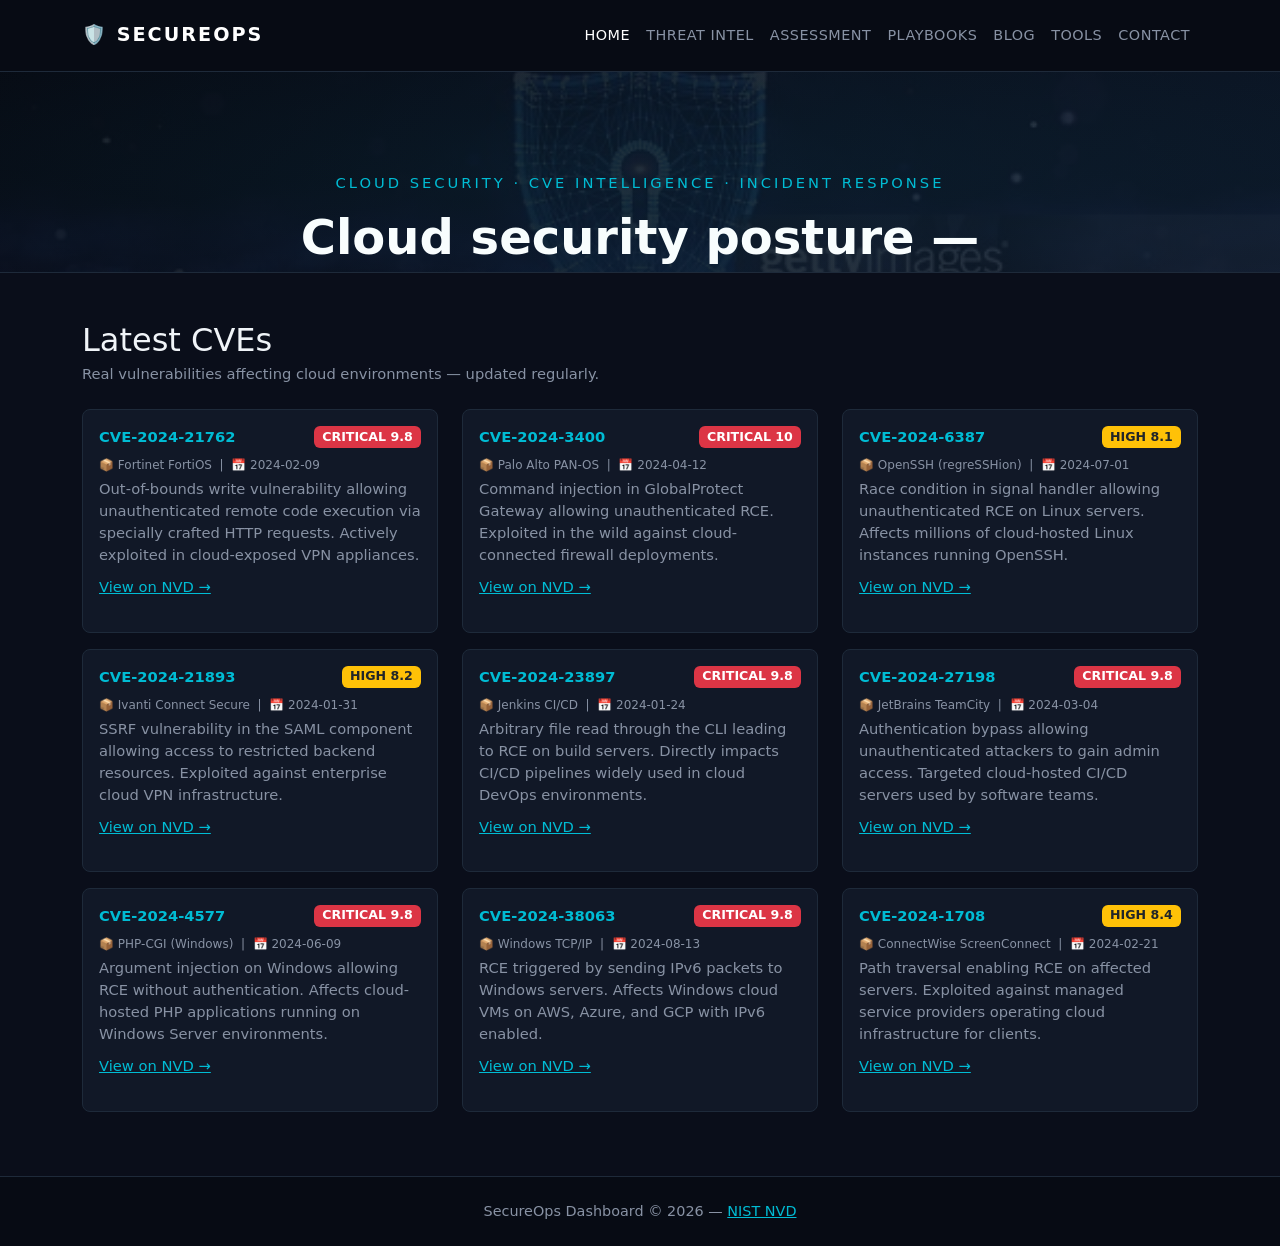
<file: index.html>
<!DOCTYPE html>
<html lang="en">
<head>
  <meta charset="UTF-8" />
  <meta name="viewport" content="width=device-width, initial-scale=1.0" />
  <title>SecureOps Dashboard</title>
  <link href="https://cdn.jsdelivr.net/npm/bootstrap@5.3.3/dist/css/bootstrap.min.css" rel="stylesheet" />
  <link rel="stylesheet" href="css/style.css" />
</head>
<body>

  <nav class="navbar navbar-expand-lg">
    <div class="container">
      <a class="navbar-brand" href="index.html">🛡️ SecureOps</a>
      <button class="navbar-toggler" type="button" data-bs-toggle="collapse" data-bs-target="#navMenu">
        <span class="navbar-toggler-icon"></span>
      </button>
      <div class="collapse navbar-collapse" id="navMenu">
        <ul class="navbar-nav ms-auto">
          <li class="nav-item"><a class="nav-link active" href="index.html">Home</a></li>
          <li class="nav-item"><a class="nav-link" href="threat-intel.html">Threat Intel</a></li>
          <li class="nav-item"><a class="nav-link" href="cloud-checker.html">Assessment</a></li>
          <li class="nav-item"><a class="nav-link" href="playbooks.html">Playbooks</a></li>
          <li class="nav-item"><a class="nav-link" href="blog.html">Blog</a></li>
          <li class="nav-item"><a class="nav-link" href="tools.html">Tools</a></li>
          <li class="nav-item"><a class="nav-link" href="contact.html">Contact</a></li>
        </ul>
      </div>
    </div>
  </nav>

  <header class="hero-section text-center">
    <div class="container">
      <p class="small mb-3" style="color:var(--so-accent);letter-spacing:3px;text-transform:uppercase;">Cloud Security · CVE Intelligence · Incident Response</p>
      <h1 class="display-4 fw-bold mb-4">
      Cloud security posture — <span style="color:var(--so-accent);font-style:italic;"></span>
      </h1>
      <p class="lead mb-5" style="color:var(--so-muted);max-width:580px;margin:0 auto 2rem;">
        Track live vulnerabilities, assess your cloud configuration, and respond to incidents — all in one place.
      </p>
      <a href="cloud-checker.html" class="btn btn-primary btn-lg me-3">Run Security Check</a>
      <a href="threat-intel.html" class="btn btn-outline-light btn-lg">View Threat Feed</a>

      <div class="row mt-5 justify-content-center">
        <div class="col-6 col-md-3 mb-3">
          <div style="border:1px solid var(--so-border);border-radius:8px;padding:1.5rem;">
            <h3 style="color:var(--so-accent);font-weight:800;">15+</h3>
            <p class="small text-uppercase" style="color:var(--so-muted);letter-spacing:1px;margin:0;">CVEs Tracked</p>
          </div>
        </div>
        <div class="col-6 col-md-3 mb-3">
          <div style="border:1px solid var(--so-border);border-radius:8px;padding:1.5rem;">
            <h3 style="color:var(--so-accent);font-weight:800;">3</h3>
            <p class="small text-uppercase" style="color:var(--so-muted);letter-spacing:1px;margin:0;">Clouds Covered</p>
          </div>
        </div>
        <div class="col-6 col-md-3 mb-3">
          <div style="border:1px solid var(--so-border);border-radius:8px;padding:1.5rem;">
            <h3 style="color:var(--so-accent);font-weight:800;">4</h3>
            <p class="small text-uppercase" style="color:var(--so-muted);letter-spacing:1px;margin:0;">Playbooks</p>
          </div>
        </div>
        <div class="col-6 col-md-3 mb-3">
          <div style="border:1px solid var(--so-border);border-radius:8px;padding:1.5rem;">
            <h3 style="color:var(--so-accent);font-weight:800;">FREE</h3>
            <p class="small text-uppercase" style="color:var(--so-muted);letter-spacing:1px;margin:0;">No Account Needed</p>
          </div>
        </div>
      </div>
    </div>
  </header>

  <main class="container my-5">
  <h2 class="mb-1">Latest CVEs</h2>
  <p class="text-muted small mb-4">Real vulnerabilities affecting cloud environments — updated regularly.</p>
  <div class="row" id="cve-feed">
    <div class="col-12 text-center py-5">
      <div class="spinner-border" style="color:var(--so-accent);" role="status"></div>
      <p class="mt-2 text-muted">Loading vulnerabilities...</p>
    </div>
  </div>
</main>

  <footer>
    <p>SecureOps Dashboard &copy; 2026 — <a href="https://nvd.nist.gov" target="_blank">NIST NVD</a></p>
  </footer>

  <script src="https://cdn.jsdelivr.net/npm/bootstrap@5.3.3/dist/js/bootstrap.bundle.min.js"></script>
  <script src="js/main.js"></script>
</body>
</html>
</file>
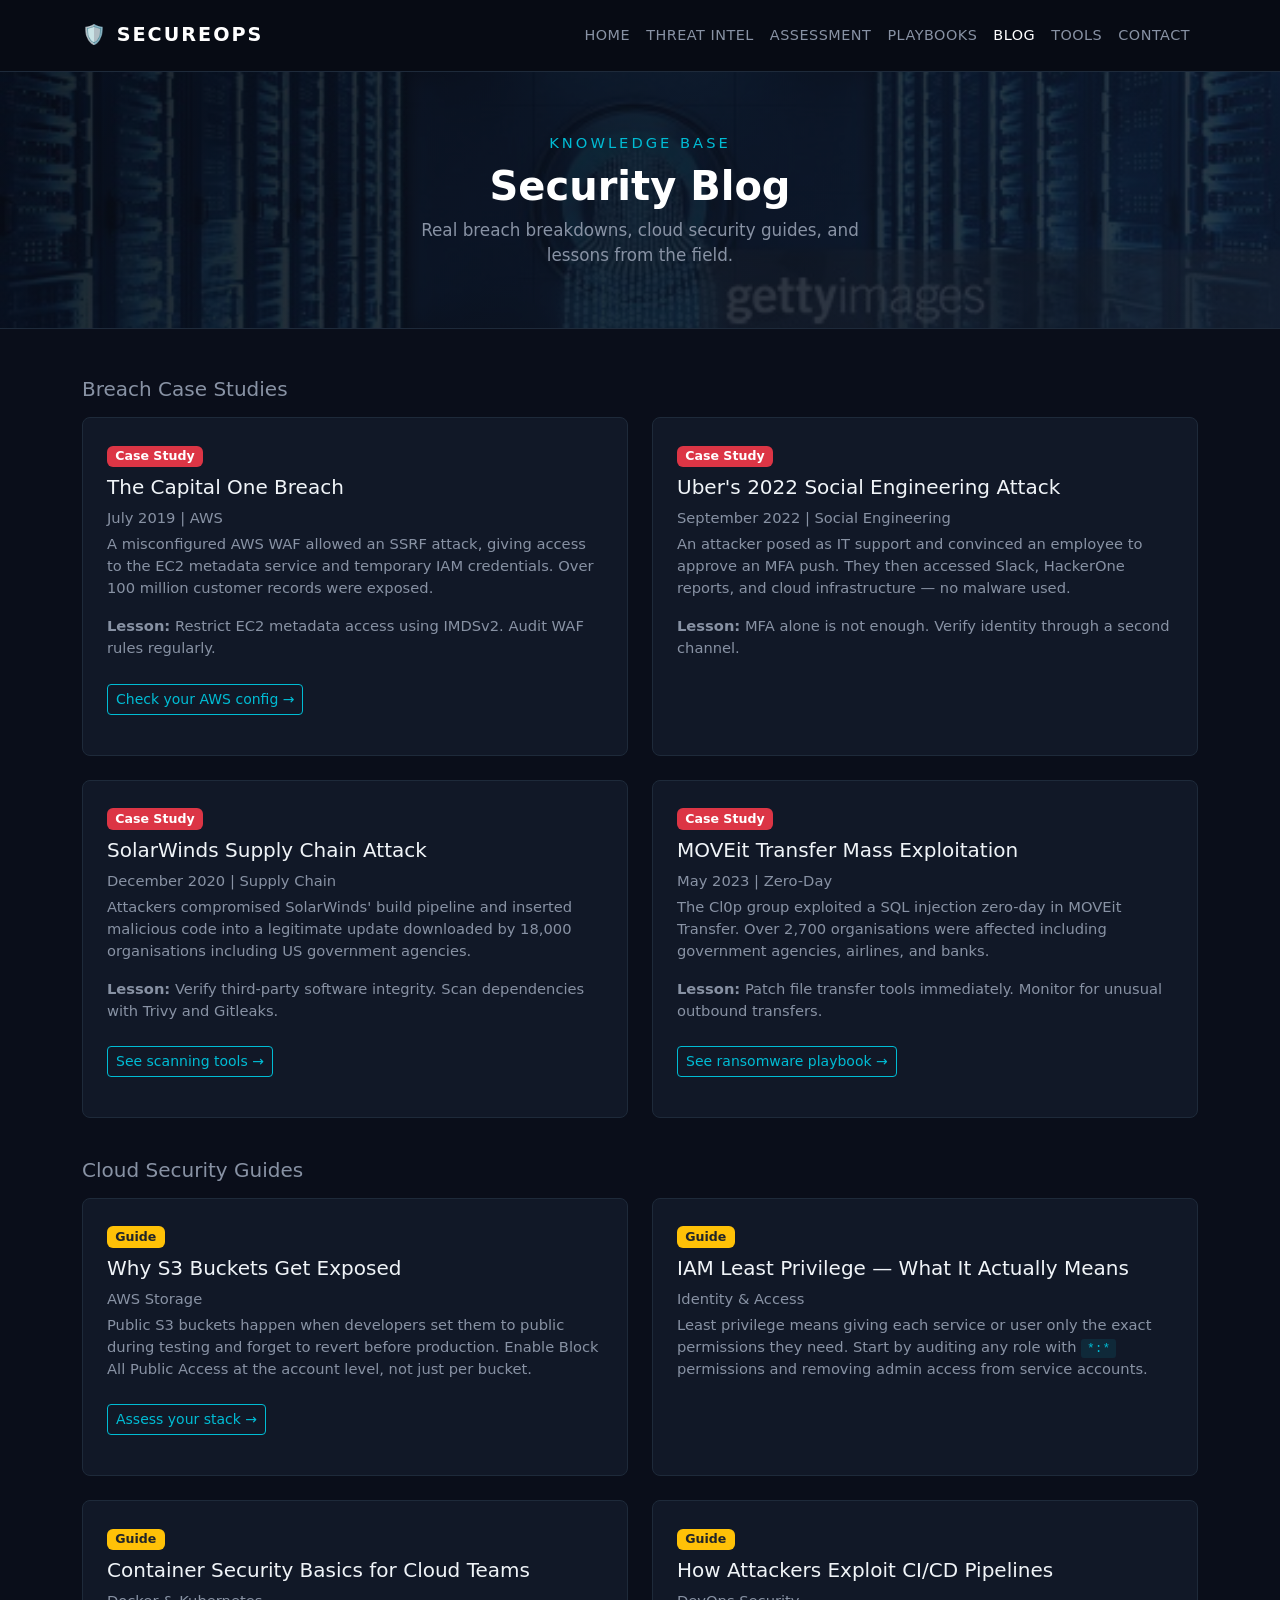
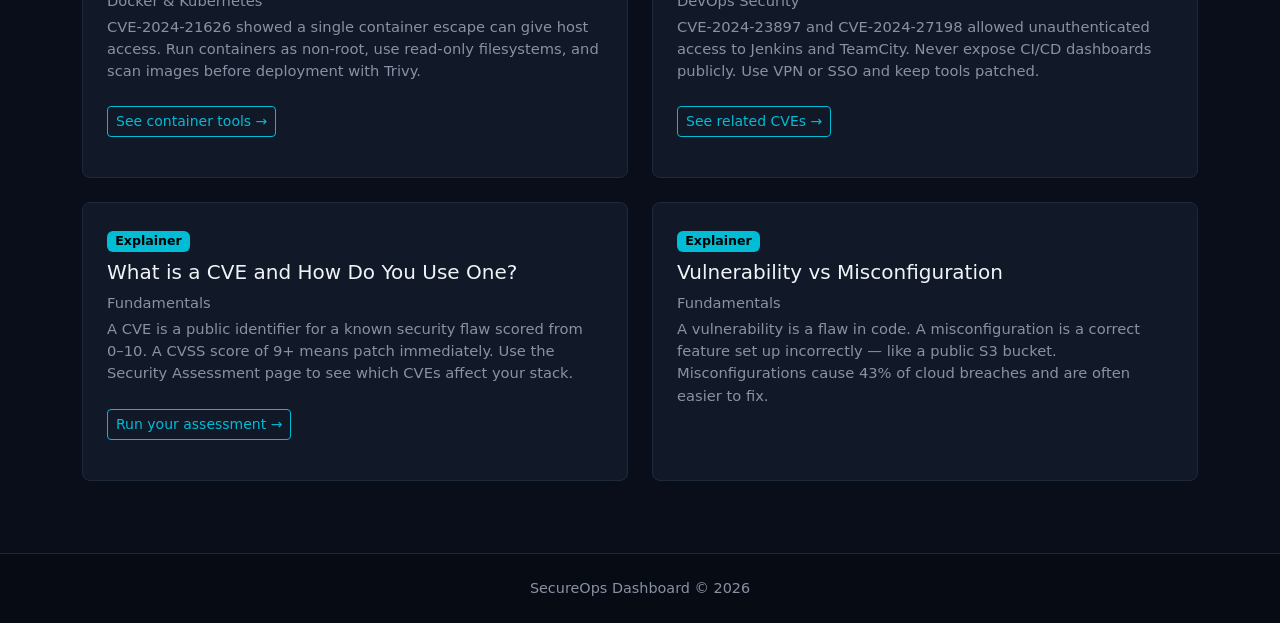
<file: blog.html>
<!DOCTYPE html>
<html lang="en">
<head>
  <meta charset="UTF-8" />
  <meta name="viewport" content="width=device-width, initial-scale=1.0" />
  <title>Blog | SecureOps</title>
  <link href="https://cdn.jsdelivr.net/npm/bootstrap@5.3.3/dist/css/bootstrap.min.css" rel="stylesheet" />
  <link rel="stylesheet" href="css/style.css" />
</head>
<body>

  <nav class="navbar navbar-expand-lg">
   
</div>
    <div class="container">
      <a class="navbar-brand" href="index.html">🛡️ SecureOps</a>
      <button class="navbar-toggler" type="button" data-bs-toggle="collapse" data-bs-target="#navMenu">
        <span class="navbar-toggler-icon"></span>
      </button>
      <div class="collapse navbar-collapse" id="navMenu">
        <ul class="navbar-nav ms-auto">
          <li class="nav-item"><a class="nav-link" href="index.html">Home</a></li>
          <li class="nav-item"><a class="nav-link" href="threat-intel.html">Threat Intel</a></li>
          <li class="nav-item"><a class="nav-link" href="cloud-checker.html">Assessment</a></li>
          <li class="nav-item"><a class="nav-link" href="playbooks.html">Playbooks</a></li>
          <li class="nav-item"><a class="nav-link active" href="blog.html">Blog</a></li>
          <li class="nav-item"><a class="nav-link" href="tools.html">Tools</a></li>
          <li class="nav-item"><a class="nav-link" href="contact.html">Contact</a></li>
        </ul>
      </div>
    </div>
  </nav>

  <div style="
  width:100%;
  background: linear-gradient(135deg, rgba(7,11,20,0.88) 0%, rgba(13,24,41,0.85) 100%),
  url('images/gettyimages-2208422236-170667a.jpg') center/cover no-repeat;
  padding: 60px 0;
  border-bottom: 1px solid var(--so-border);
  text-align: center;
  background-size: cover;
  background-position: center;">
  <div class="container">
    <p class="small mb-2" style="color:var(--so-accent);letter-spacing:3px;text-transform:uppercase;">Knowledge Base</p>
    <h1 style="color:#ffffff;font-size:2.5rem;font-weight:800;">Security Blog</h1>
    <p style="color:var(--so-muted);max-width:500px;margin:0 auto;">Real breach breakdowns, cloud security guides, and lessons from the field.</p>
  </div>
</div>

  <div class="container my-5">
    

    <h5 class="text-muted mb-3">Breach Case Studies</h5>
    <div class="row">

      <div class="col-md-6 mb-4">
        <div class="stat-card p-4 h-100">
          <span class="badge bg-danger mb-2">Case Study</span>
          <h5>The Capital One Breach</h5>
          <p class="text-muted small mb-1">July 2019 | AWS</p>
          <p class="text-muted small">A misconfigured AWS WAF allowed an SSRF attack, giving access to the EC2 metadata service and temporary IAM credentials. Over 100 million customer records were exposed.</p>
          <p class="text-muted small"><strong>Lesson:</strong> Restrict EC2 metadata access using IMDSv2. Audit WAF rules regularly.</p>
          <a href="cloud-checker.html" class="btn btn-sm btn-outline-info mt-2">Check your AWS config →</a>
        </div>
      </div>

      <div class="col-md-6 mb-4">
        <div class="stat-card p-4 h-100">
          <span class="badge bg-danger mb-2">Case Study</span>
          <h5>Uber's 2022 Social Engineering Attack</h5>
          <p class="text-muted small mb-1">September 2022 | Social Engineering</p>
          <p class="text-muted small">An attacker posed as IT support and convinced an employee to approve an MFA push. They then accessed Slack, HackerOne reports, and cloud infrastructure — no malware used.</p>
          <p class="text-muted small"><strong>Lesson:</strong> MFA alone is not enough. Verify identity through a second channel.</p>
        </div>
      </div>

      <div class="col-md-6 mb-4">
        <div class="stat-card p-4 h-100">
          <span class="badge bg-danger mb-2">Case Study</span>
          <h5>SolarWinds Supply Chain Attack</h5>
          <p class="text-muted small mb-1">December 2020 | Supply Chain</p>
          <p class="text-muted small">Attackers compromised SolarWinds' build pipeline and inserted malicious code into a legitimate update downloaded by 18,000 organisations including US government agencies.</p>
          <p class="text-muted small"><strong>Lesson:</strong> Verify third-party software integrity. Scan dependencies with Trivy and Gitleaks.</p>
          <a href="tools.html" class="btn btn-sm btn-outline-info mt-2">See scanning tools →</a>
        </div>
      </div>

      <div class="col-md-6 mb-4">
        <div class="stat-card p-4 h-100">
          <span class="badge bg-danger mb-2">Case Study</span>
          <h5>MOVEit Transfer Mass Exploitation</h5>
          <p class="text-muted small mb-1">May 2023 | Zero-Day</p>
          <p class="text-muted small">The Cl0p group exploited a SQL injection zero-day in MOVEit Transfer. Over 2,700 organisations were affected including government agencies, airlines, and banks.</p>
          <p class="text-muted small"><strong>Lesson:</strong> Patch file transfer tools immediately. Monitor for unusual outbound transfers.</p>
          <a href="playbooks.html" class="btn btn-sm btn-outline-info mt-2">See ransomware playbook →</a>
        </div>
      </div>

    </div>

    <h5 class="text-muted mb-3 mt-3">Cloud Security Guides</h5>
    <div class="row">

      <div class="col-md-6 mb-4">
        <div class="stat-card p-4 h-100">
          <span class="badge bg-warning text-dark mb-2">Guide</span>
          <h5>Why S3 Buckets Get Exposed</h5>
          <p class="text-muted small mb-1">AWS Storage</p>
          <p class="text-muted small">Public S3 buckets happen when developers set them to public during testing and forget to revert before production. Enable Block All Public Access at the account level, not just per bucket.</p>
          <a href="cloud-checker.html" class="btn btn-sm btn-outline-info mt-2">Assess your stack →</a>
        </div>
      </div>

      <div class="col-md-6 mb-4">
        <div class="stat-card p-4 h-100">
          <span class="badge bg-warning text-dark mb-2">Guide</span>
          <h5>IAM Least Privilege — What It Actually Means</h5>
          <p class="text-muted small mb-1">Identity & Access</p>
          <p class="text-muted small">Least privilege means giving each service or user only the exact permissions they need. Start by auditing any role with <code>*:*</code> permissions and removing admin access from service accounts.</p>
        </div>
      </div>

      <div class="col-md-6 mb-4">
        <div class="stat-card p-4 h-100">
          <span class="badge bg-warning text-dark mb-2">Guide</span>
          <h5>Container Security Basics for Cloud Teams</h5>
          <p class="text-muted small mb-1">Docker & Kubernetes</p>
          <p class="text-muted small">CVE-2024-21626 showed a single container escape can give host access. Run containers as non-root, use read-only filesystems, and scan images before deployment with Trivy.</p>
          <a href="tools.html" class="btn btn-sm btn-outline-info mt-2">See container tools →</a>
        </div>
      </div>

      <div class="col-md-6 mb-4">
        <div class="stat-card p-4 h-100">
          <span class="badge bg-warning text-dark mb-2">Guide</span>
          <h5>How Attackers Exploit CI/CD Pipelines</h5>
          <p class="text-muted small mb-1">DevOps Security</p>
          <p class="text-muted small">CVE-2024-23897 and CVE-2024-27198 allowed unauthenticated access to Jenkins and TeamCity. Never expose CI/CD dashboards publicly. Use VPN or SSO and keep tools patched.</p>
          <a href="threat-intel.html" class="btn btn-sm btn-outline-info mt-2">See related CVEs →</a>
        </div>
      </div>

      <div class="col-md-6 mb-4">
        <div class="stat-card p-4 h-100">
          <span class="badge" style="background:var(--so-accent);color:#000;" >Explainer</span>
          <h5 class="mt-2">What is a CVE and How Do You Use One?</h5>
          <p class="text-muted small mb-1">Fundamentals</p>
          <p class="text-muted small">A CVE is a public identifier for a known security flaw scored from 0–10. A CVSS score of 9+ means patch immediately. Use the Security Assessment page to see which CVEs affect your stack.</p>
          <a href="cloud-checker.html" class="btn btn-sm btn-outline-info mt-2">Run your assessment →</a>
        </div>
      </div>

      <div class="col-md-6 mb-4">
        <div class="stat-card p-4 h-100">
          <span class="badge" style="background:var(--so-accent);color:#000;">Explainer</span>
          <h5 class="mt-2">Vulnerability vs Misconfiguration</h5>
          <p class="text-muted small mb-1">Fundamentals</p>
          <p class="text-muted small">A vulnerability is a flaw in code. A misconfiguration is a correct feature set up incorrectly — like a public S3 bucket. Misconfigurations cause 43% of cloud breaches and are often easier to fix.</p>
        </div>
      </div>

    </div>
  </div>

  <footer>
    <p>SecureOps Dashboard &copy; 2026</p>
  </footer>

  <script src="https://cdn.jsdelivr.net/npm/bootstrap@5.3.3/dist/js/bootstrap.bundle.min.js"></script>
</body>
</html>
</file>
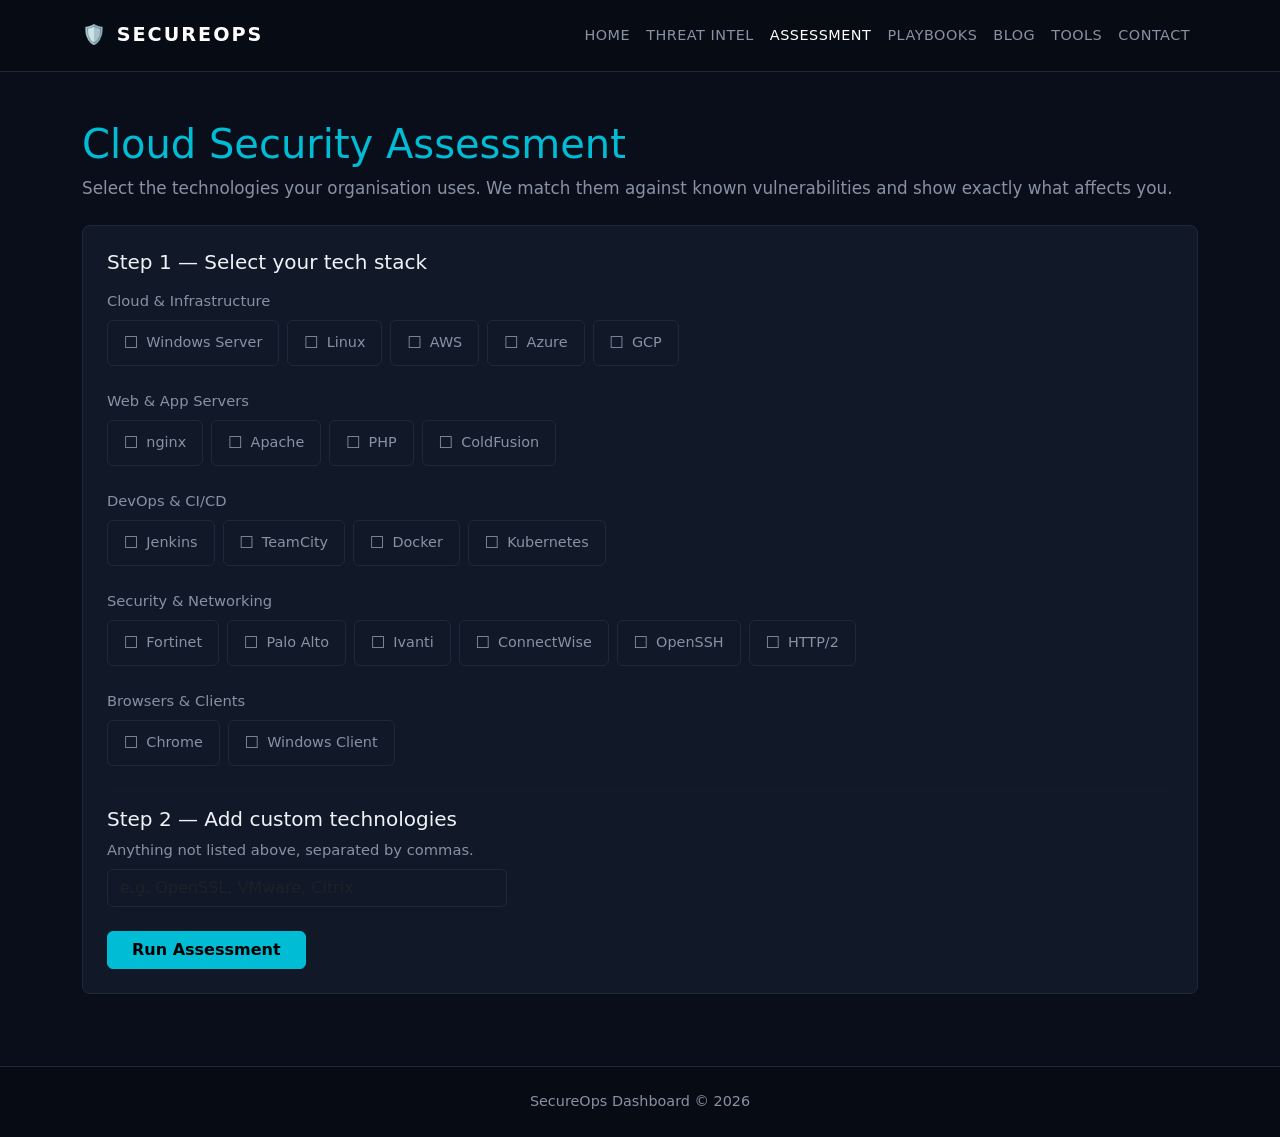
<file: cloud-checker.html>
<!DOCTYPE html>
<html lang="en">
<head>
  <meta charset="UTF-8" />
  <meta name="viewport" content="width=device-width, initial-scale=1.0" />
  <title>Security Assessment | SecureOps</title>
  <link href="https://cdn.jsdelivr.net/npm/bootstrap@5.3.3/dist/css/bootstrap.min.css" rel="stylesheet" />
  <link rel="stylesheet" href="css/style.css" />
</head>
<body>

  <nav class="navbar navbar-expand-lg">
    <div class="container">
      <a class="navbar-brand" href="index.html">🛡️ SecureOps</a>
      <button class="navbar-toggler" type="button" data-bs-toggle="collapse" data-bs-target="#navMenu">
        <span class="navbar-toggler-icon"></span>
      </button>
      <div class="collapse navbar-collapse" id="navMenu">
        <ul class="navbar-nav ms-auto">
          <li class="nav-item"><a class="nav-link" href="index.html">Home</a></li>
          <li class="nav-item"><a class="nav-link" href="threat-intel.html">Threat Intel</a></li>
          <li class="nav-item"><a class="nav-link active" href="cloud-checker.html">Assessment</a></li>
          <li class="nav-item"><a class="nav-link" href="playbooks.html">Playbooks</a></li>
          <li class="nav-item"><a class="nav-link" href="blog.html">Blog</a></li>
          <li class="nav-item"><a class="nav-link" href="tools.html">Tools</a></li>
          <li class="nav-item"><a class="nav-link" href="contact.html">Contact</a></li>
        </ul>
      </div>
    </div>
  </nav>

  <div class="container my-5">
    <h1 style="color:var(--so-accent);">Cloud Security Assessment</h1>
    <p class="text-muted mb-4">Select the technologies your organisation uses. We match them against known vulnerabilities and show exactly what affects you.</p>

    <div class="stat-card p-4 mb-4">
      <h5 class="mb-3">Step 1 — Select your tech stack</h5>

      <p class="text-muted small mb-2">Cloud & Infrastructure</p>
      <div class="d-flex flex-wrap gap-2 mb-4">
        <div class="tech-check" onclick="toggleTech(this)" data-tech="windows server">Windows Server</div>
        <div class="tech-check" onclick="toggleTech(this)" data-tech="linux">Linux</div>
        <div class="tech-check" onclick="toggleTech(this)" data-tech="aws">AWS</div>
        <div class="tech-check" onclick="toggleTech(this)" data-tech="azure">Azure</div>
        <div class="tech-check" onclick="toggleTech(this)" data-tech="gcp">GCP</div>
      </div>

      <p class="text-muted small mb-2">Web & App Servers</p>
      <div class="d-flex flex-wrap gap-2 mb-4">
        <div class="tech-check" onclick="toggleTech(this)" data-tech="nginx">nginx</div>
        <div class="tech-check" onclick="toggleTech(this)" data-tech="apache">Apache</div>
        <div class="tech-check" onclick="toggleTech(this)" data-tech="php">PHP</div>
        <div class="tech-check" onclick="toggleTech(this)" data-tech="coldfusion">ColdFusion</div>
      </div>

      <p class="text-muted small mb-2">DevOps & CI/CD</p>
      <div class="d-flex flex-wrap gap-2 mb-4">
        <div class="tech-check" onclick="toggleTech(this)" data-tech="jenkins">Jenkins</div>
        <div class="tech-check" onclick="toggleTech(this)" data-tech="teamcity">TeamCity</div>
        <div class="tech-check" onclick="toggleTech(this)" data-tech="docker">Docker</div>
        <div class="tech-check" onclick="toggleTech(this)" data-tech="kubernetes">Kubernetes</div>
      </div>

      <p class="text-muted small mb-2">Security & Networking</p>
      <div class="d-flex flex-wrap gap-2 mb-4">
        <div class="tech-check" onclick="toggleTech(this)" data-tech="fortinet">Fortinet</div>
        <div class="tech-check" onclick="toggleTech(this)" data-tech="palo alto">Palo Alto</div>
        <div class="tech-check" onclick="toggleTech(this)" data-tech="ivanti">Ivanti</div>
        <div class="tech-check" onclick="toggleTech(this)" data-tech="connectwise">ConnectWise</div>
        <div class="tech-check" onclick="toggleTech(this)" data-tech="openssh">OpenSSH</div>
        <div class="tech-check" onclick="toggleTech(this)" data-tech="http/2">HTTP/2</div>
      </div>

      <p class="text-muted small mb-2">Browsers & Clients</p>
      <div class="d-flex flex-wrap gap-2 mb-4">
        <div class="tech-check" onclick="toggleTech(this)" data-tech="chrome">Chrome</div>
        <div class="tech-check" onclick="toggleTech(this)" data-tech="windows">Windows Client</div>
      </div>

      <hr style="border-color:var(--so-border);" />

      <h5 class="mb-2">Step 2 — Add custom technologies</h5>
      <p class="text-muted small mb-2">Anything not listed above, separated by commas.</p>
      <input type="text" id="custom-tech" class="form-control mb-4" style="max-width:400px;" placeholder="e.g. OpenSSL, VMware, Citrix" />

      <button class="btn btn-primary px-4" onclick="runAssessment()">Run Assessment</button>
    </div>

    <div id="assessment-results" style="display:none;">
      <div class="stat-card p-4 mb-4">
        <div class="row text-center">
          <div class="col-6 col-md-3 mb-3">
            <h2 id="res-critical" class="text-danger mb-0">0</h2>
            <p class="text-muted small mb-0">Critical</p>
          </div>
          <div class="col-6 col-md-3 mb-3">
            <h2 id="res-high" class="text-warning mb-0">0</h2>
            <p class="text-muted small mb-0">High</p>
          </div>
          <div class="col-6 col-md-3 mb-3">
            <h2 id="res-medium" style="color:var(--so-accent);" class="mb-0">0</h2>
            <p class="text-muted small mb-0">Medium</p>
          </div>
          <div class="col-6 col-md-3 mb-3">
            <h2 id="res-total" class="mb-0">0</h2>
            <p class="text-muted small mb-0">Total Found</p>
          </div>
        </div>
        <div class="text-center mt-3">
          <span id="risk-label" class="badge fs-6 px-4 py-2"></span>
        </div>
      </div>

      <h5 class="mb-3">Vulnerabilities Affecting Your Stack</h5>
      <div id="findings-list" class="row"></div>

      <div class="stat-card p-3 mt-3">
        <p class="text-muted small mb-2">Next steps for your findings.</p>
        <a href="playbooks.html" class="btn btn-sm btn-outline-info">View Playbooks →</a>
        <a href="tools.html" class="btn btn-sm btn-outline-light ms-2">Recommended Tools →</a>
      </div>

      <button class="btn btn-outline-light btn-sm mt-3" onclick="resetAssessment()">← Run Another Assessment</button>
    </div>
  </div>

  <footer>
    <p>SecureOps Dashboard &copy; 2026</p>
  </footer>

  <script src="https://cdn.jsdelivr.net/npm/bootstrap@5.3.3/dist/js/bootstrap.bundle.min.js"></script>
  <script src="js/checker.js"></script>
</body>
</html>
</file>
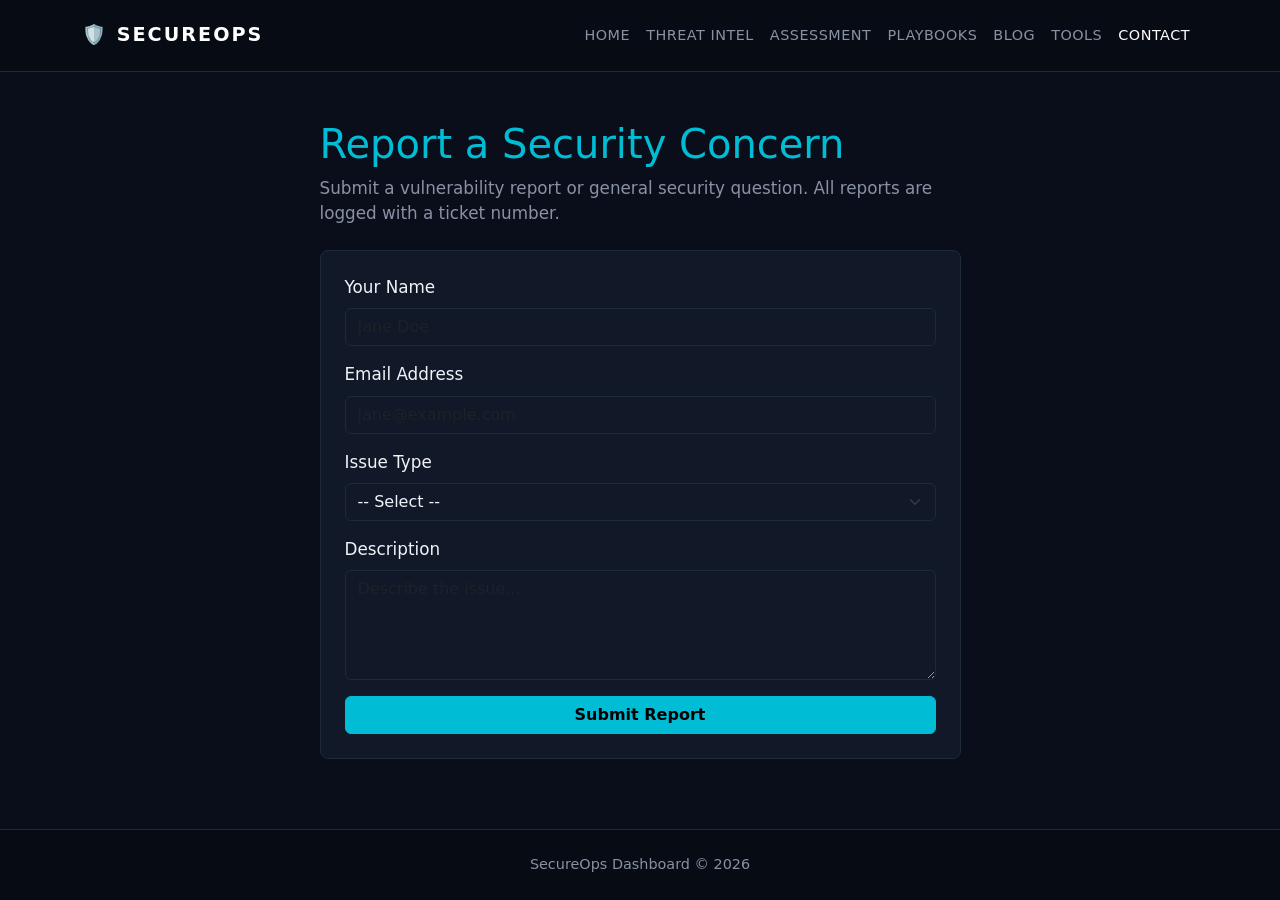
<file: contact.html>
<!DOCTYPE html>
<html lang="en">
<head>
  <meta charset="UTF-8" />
  <meta name="viewport" content="width=device-width, initial-scale=1.0" />
  <title>Contact | SecureOps</title>
  <link href="https://cdn.jsdelivr.net/npm/bootstrap@5.3.3/dist/css/bootstrap.min.css" rel="stylesheet" />
  <link rel="stylesheet" href="css/style.css" />
</head>
<body>

  <nav class="navbar navbar-expand-lg">
    <div class="container">
      <a class="navbar-brand" href="index.html">🛡️ SecureOps</a>
      <button class="navbar-toggler" type="button" data-bs-toggle="collapse" data-bs-target="#navMenu">
        <span class="navbar-toggler-icon"></span>
      </button>
      <div class="collapse navbar-collapse" id="navMenu">
        <ul class="navbar-nav ms-auto">
          <li class="nav-item"><a class="nav-link" href="index.html">Home</a></li>
          <li class="nav-item"><a class="nav-link" href="threat-intel.html">Threat Intel</a></li>
          <li class="nav-item"><a class="nav-link" href="cloud-checker.html">Assessment</a></li>
          <li class="nav-item"><a class="nav-link" href="playbooks.html">Playbooks</a></li>
          <li class="nav-item"><a class="nav-link" href="blog.html">Blog</a></li>
          <li class="nav-item"><a class="nav-link" href="tools.html">Tools</a></li>
          <li class="nav-item"><a class="nav-link active" href="contact.html">Contact</a></li>
        </ul>
      </div>
    </div>
  </nav>

  <div class="container my-5">
    <div class="row justify-content-center">
      <div class="col-md-7">
        <h1 style="color:var(--so-accent);">Report a Security Concern</h1>
        <p class="text-muted mb-4">Submit a vulnerability report or general security question. All reports are logged with a ticket number.</p>

        <div class="stat-card p-4">
          <div class="mb-3">
            <label class="form-label">Your Name</label>
            <input type="text" id="name" class="form-control" placeholder="Jane Doe" />
          </div>
          <div class="mb-3">
            <label class="form-label">Email Address</label>
            <input type="email" id="email" class="form-control" placeholder="jane@example.com" />
          </div>
          <div class="mb-3">
            <label class="form-label">Issue Type</label>
            <select id="issue" class="form-select">
              <option value="">-- Select --</option>
              <option>Vulnerability Report</option>
              <option>Misconfiguration Found</option>
              <option>General Question</option>
              <option>Other</option>
            </select>
          </div>
          <div class="mb-3">
            <label class="form-label">Description</label>
            <textarea id="desc" class="form-control" rows="4" placeholder="Describe the issue..."></textarea>
          </div>
          <div id="error-msg" class="text-danger mb-3" style="display:none;"></div>
          <button class="btn btn-primary w-100" onclick="submitReport()">Submit Report</button>
        </div>

        <div id="success-box" class="stat-card p-4 text-center mt-4" style="display:none;">
          <h4 class="text-success">Report Submitted</h4>
          <p class="text-muted">Your ticket number is: <strong id="ticket-num" style="color:var(--so-accent);"></strong></p>
          <p class="text-muted small">We'll review your report and follow up within 48 hours.</p>
        </div>
      </div>
    </div>
  </div>

  <footer>
    <p>SecureOps Dashboard &copy; 2026</p>
  </footer>

  <script src="https://cdn.jsdelivr.net/npm/bootstrap@5.3.3/dist/js/bootstrap.bundle.min.js"></script>
  <script src="js/contact.js"></script>
</body>
</html>
</file>
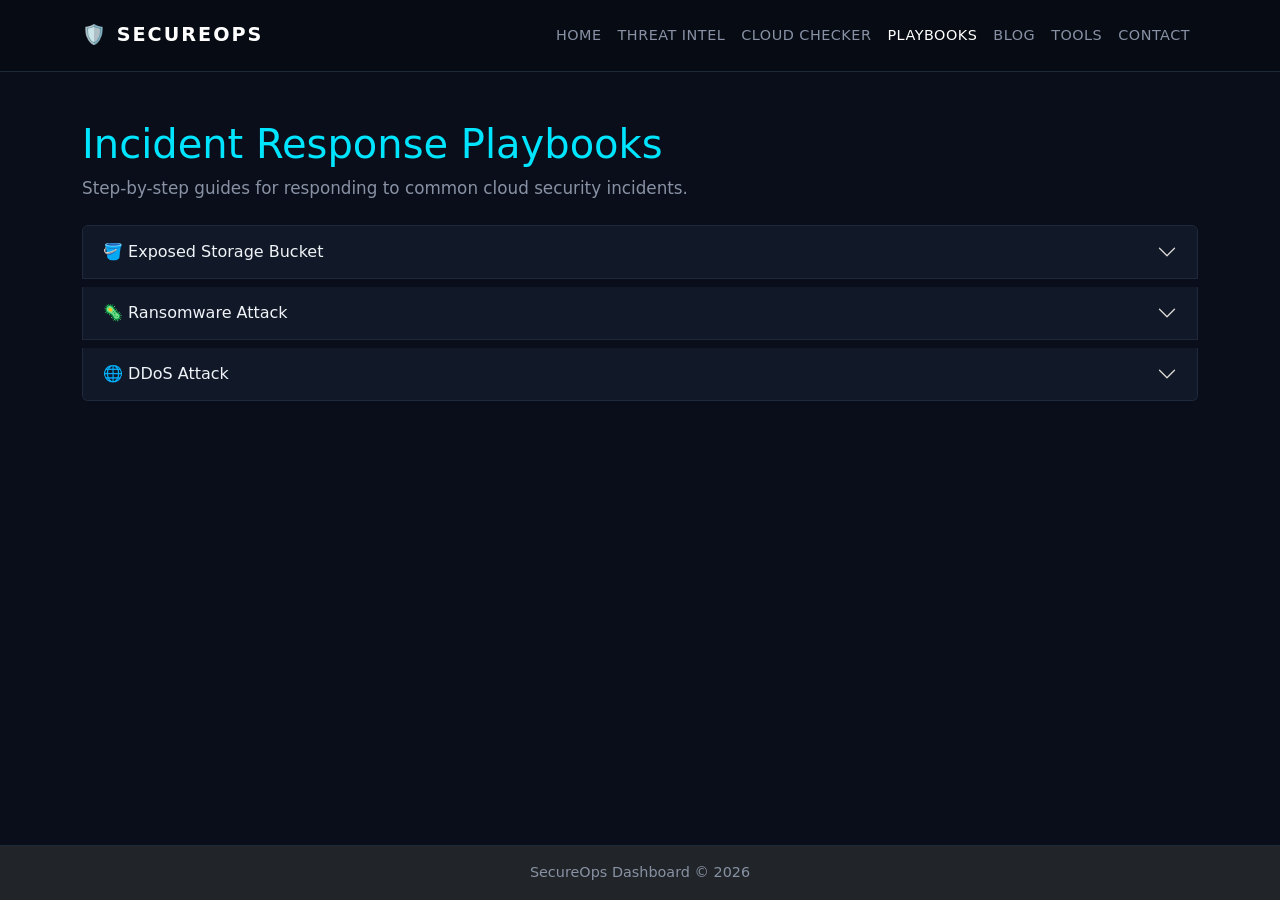
<file: playbook.html>
<!DOCTYPE html>
<html lang="en">
<head>
  <meta charset="UTF-8" />
  <meta name="viewport" content="width=device-width, initial-scale=1.0" />
  <title>Playbooks | SecureOps</title>
  <link href="https://cdn.jsdelivr.net/npm/bootstrap@5.3.3/dist/css/bootstrap.min.css" rel="stylesheet" />
  <link rel="stylesheet" href="css/style.css" />
</head>
<body>

    <nav class="navbar navbar-expand-lg navbar-dark bg-dark">
      <div class="container">
        <a class="navbar-brand" href="index.html">🛡️ SecureOps</a>
        <button class="navbar-toggler" type="button" data-bs-toggle="collapse" data-bs-target="#navMenu">
          <span class="navbar-toggler-icon"></span>
        </button>
        <div class="collapse navbar-collapse" id="navMenu">
          <ul class="navbar-nav ms-auto">
            <li class="nav-item"><a class="nav-link" href="index.html">Home</a></li>
            <li class="nav-item"><a class="nav-link" href="threat-intel.html">Threat Intel</a></li>
            <li class="nav-item"><a class="nav-link" href="cloud-checker.html">Cloud Checker</a></li>
            <li class="nav-item"><a class="nav-link active" href="playbooks.html">Playbooks</a></li>
            <li class="nav-item"><a class="nav-link" href="blog.html">Blog</a></li>
            <li class="nav-item"><a class="nav-link" href="tools.html">Tools</a></li>
            <li class="nav-item"><a class="nav-link" href="contact.html">Contact</a></li>
          </ul>
        </div>
      </div>
    </nav>

    <div class="container my-5">
      <h1 style="color:#00e5ff;">Incident Response Playbooks</h1>
      <p class="text-muted mb-4">Step-by-step guides for responding to common cloud security incidents.</p>

      <div class="accordion" id="playbookAccordion">
        <div class="accordion-item bg-dark border-secondary mb-2">
          <h2 class="accordion-header">
            <button class="accordion-button collapsed bg-dark text-light" type="button" data-bs-toggle="collapse" data-bs-target="#p2">
              🪣 Exposed Storage Bucket
            </button>
          </h2>
        <div id="p2" class="accordion-collapse collapse" data-bs-parent="#playbookAccordion">
          <div class="accordion-body text-muted">
            <ol>
              <li>Set the bucket ACL to private immediately in the cloud console.</li>
              <li>Remove any public access block exceptions.</li>
              <li>Review bucket contents — identify what data was exposed.</li>
              <li>Check access logs to see if any external IPs accessed files.</li>
              <li>Notify affected users if personal data was involved.</li>
              <li>Enable bucket versioning and access logging going forward.</li>
            </ol>
            <a href="tools.html" class="btn btn-sm btn-outline-info">Tools to scan your buckets →</a>
          </div>
        </div>
      </div>

      <div class="accordion-item bg-dark border-secondary mb-2">
        <h2 class="accordion-header">
          <button class="accordion-button collapsed bg-dark text-light" type="button" data-bs-toggle="collapse" data-bs-target="#p3">
            🦠 Ransomware Attack
          </button>
        </h2>
        <div id="p3" class="accordion-collapse collapse" data-bs-parent="#playbookAccordion">
          <div class="accordion-body text-muted">
            <ol>
              <li>Isolate affected instances — detach from the network immediately.</li>
              <li>Do NOT pay the ransom — it does not guarantee recovery.</li>
              <li>Restore from the most recent clean backup.</li>
              <li>Identify the entry point (phishing, RDP, unpatched software).</li>
              <li>Patch the vulnerability before bringing systems back online.</li>
              <li>Report the incident to relevant authorities if data was stolen.</li>
            </ol>
          </div>
        </div>
      </div>

      <div class="accordion-item bg-dark border-secondary mb-2">
        <h2 class="accordion-header">
          <button class="accordion-button collapsed bg-dark text-light" type="button" data-bs-toggle="collapse" data-bs-target="#p4">
            🌐 DDoS Attack
          </button>
        </h2>
        <div id="p4" class="accordion-collapse collapse" data-bs-parent="#playbookAccordion">
          <div class="accordion-body text-muted">
            <ol>
              <li>Enable your cloud provider's DDoS protection (AWS Shield, GCP Cloud Armor).</li>
              <li>Apply rate limiting rules on your load balancer or WAF.</li>
              <li>Block offending IP ranges using firewall/security group rules.</li>
              <li>Scale up resources temporarily to absorb traffic if needed.</li>
              <li>Monitor traffic patterns to distinguish attack from legitimate load.</li>
              <li>Contact your cloud provider's support — they can assist during active attacks.</li>
            </ol>
          </div>
        </div>
      </div>

    </div>
  </div>

  <footer class="bg-dark text-light text-center py-3 mt-5">
    <p class="mb-0">SecureOps Dashboard &copy; 2026</p>
  </footer>

  <script src="https://cdn.jsdelivr.net/npm/bootstrap@5.3.3/dist/js/bootstrap.bundle.min.js"></script>
</body>
</html>
</file>
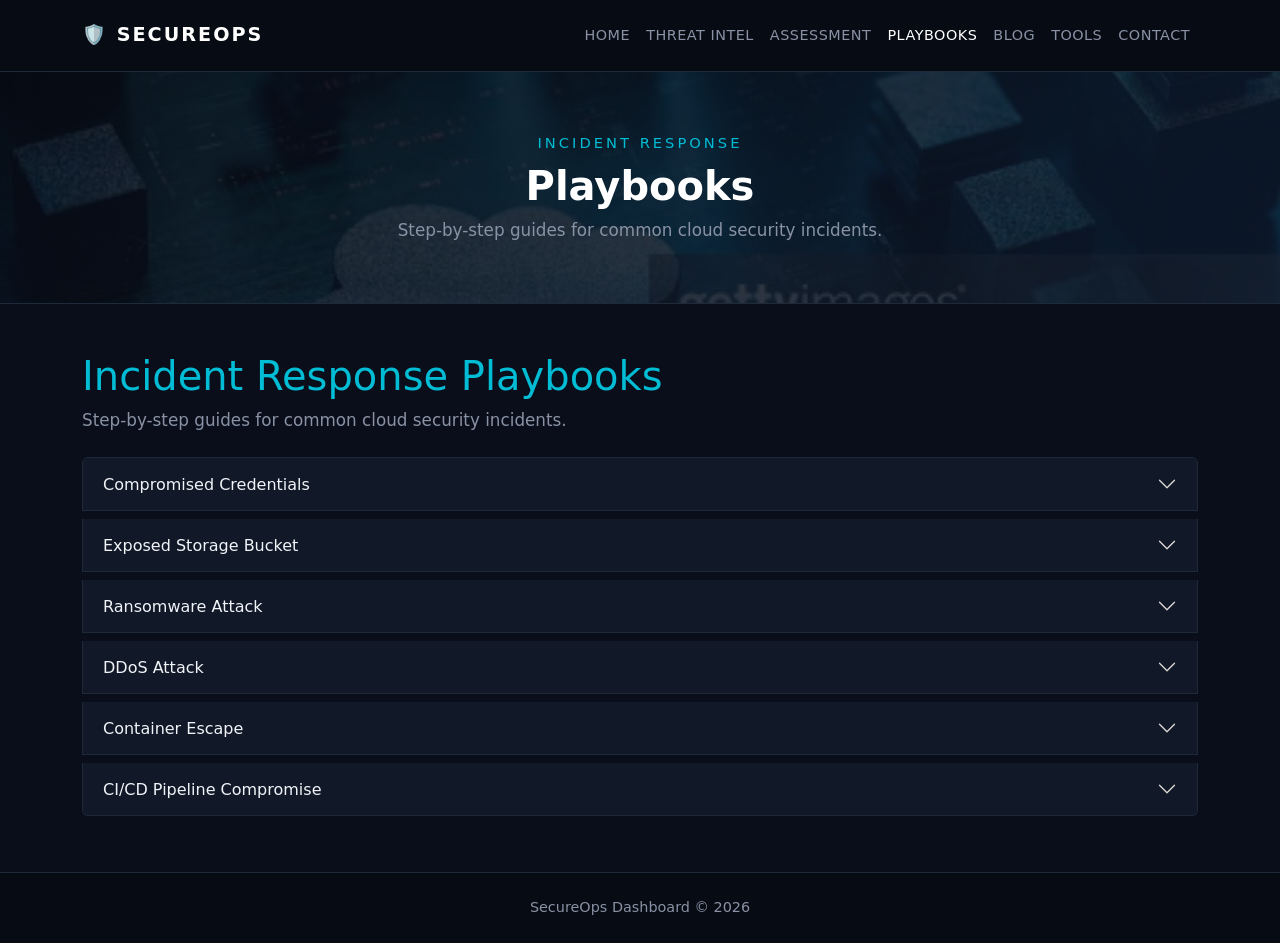
<file: playbooks.html>
<!DOCTYPE html>
<html lang="en">
<head>
  <meta charset="UTF-8" />
  <meta name="viewport" content="width=device-width, initial-scale=1.0" />
  <title>Playbooks | SecureOps</title>
  <link href="https://cdn.jsdelivr.net/npm/bootstrap@5.3.3/dist/css/bootstrap.min.css" rel="stylesheet" />
  <link rel="stylesheet" href="css/style.css" />
</head>
<body>

  <nav class="navbar navbar-expand-lg">

    <div class="container">
      <a class="navbar-brand" href="index.html">🛡️ SecureOps</a>
      <button class="navbar-toggler" type="button" data-bs-toggle="collapse" data-bs-target="#navMenu">
        <span class="navbar-toggler-icon"></span>
      </button>
      <div class="collapse navbar-collapse" id="navMenu">
        <ul class="navbar-nav ms-auto">
          <li class="nav-item"><a class="nav-link" href="index.html">Home</a></li>
          <li class="nav-item"><a class="nav-link" href="threat-intel.html">Threat Intel</a></li>
          <li class="nav-item"><a class="nav-link" href="cloud-checker.html">Assessment</a></li>
          <li class="nav-item"><a class="nav-link active" href="playbooks.html">Playbooks</a></li>
          <li class="nav-item"><a class="nav-link" href="blog.html">Blog</a></li>
          <li class="nav-item"><a class="nav-link" href="tools.html">Tools</a></li>
          <li class="nav-item"><a class="nav-link" href="contact.html">Contact</a></li>
        </ul>
      </div>
    </div>
  </nav>

<div style="
  background: linear-gradient(135deg, rgba(7,11,20,0.88) 0%, rgba(13,24,41,0.85) 100%),
  url('images/gettyimages-2216886688-170667a.jpg') center/cover no-repeat;
  padding: 60px 0;
  border-bottom: 1px solid var(--so-border);
  text-align: center;">
  <div class="container">
    <p class="small mb-2" style="color:var(--so-accent);letter-spacing:3px;text-transform:uppercase;">Incident Response</p>
    <h1 style="color:#ffffff;font-size:2.5rem;font-weight:800;">Playbooks</h1>
    <p style="color:var(--so-muted);max-width:500px;margin:0 auto;">Step-by-step guides for common cloud security incidents.</p>
  </div>
</div>

  <div class="container my-5">
    <h1 style="color:var(--so-accent);">Incident Response Playbooks</h1>
    <p class="text-muted mb-4">Step-by-step guides for common cloud security incidents.</p>

    <div class="accordion" id="playbookAccordion">

      <div class="accordion-item mb-2">
        <h2 class="accordion-header">
          <button class="accordion-button collapsed" type="button" data-bs-toggle="collapse" data-bs-target="#p1">
            Compromised Credentials
          </button>
        </h2>
        <div id="p1" class="accordion-collapse collapse" data-bs-parent="#playbookAccordion">
          <div class="accordion-body">
            <ol>
              <li>Immediately revoke the affected access keys or tokens in your cloud console.</li>
              <li>Check CloudTrail / audit logs for any actions taken with those credentials.</li>
              <li>Identify what resources were accessed or modified.</li>
              <li>Rotate all secrets and API keys across affected services.</li>
              <li>Enable MFA on the account if not already active.</li>
              <li>Document the incident and notify your security team.</li>
            </ol>
            <a href="cloud-checker.html" class="btn btn-sm btn-outline-info mt-2">Check your IAM setup →</a>
          </div>
        </div>
      </div>

      <div class="accordion-item mb-2">
        <h2 class="accordion-header">
          <button class="accordion-button collapsed" type="button" data-bs-toggle="collapse" data-bs-target="#p2">
            Exposed Storage Bucket
          </button>
        </h2>
        <div id="p2" class="accordion-collapse collapse" data-bs-parent="#playbookAccordion">
          <div class="accordion-body">
            <ol>
              <li>Set the bucket ACL to private immediately in the cloud console.</li>
              <li>Remove any public access block exceptions.</li>
              <li>Review bucket contents — identify what data was exposed.</li>
              <li>Check access logs to see if any external IPs accessed files.</li>
              <li>Notify affected users if personal data was involved.</li>
              <li>Enable bucket versioning and access logging going forward.</li>
            </ol>
            <a href="tools.html" class="btn btn-sm btn-outline-info mt-2">Tools to scan your buckets →</a>
          </div>
        </div>
      </div>

      <div class="accordion-item mb-2">
        <h2 class="accordion-header">
          <button class="accordion-button collapsed" type="button" data-bs-toggle="collapse" data-bs-target="#p3">
            Ransomware Attack
          </button>
        </h2>
        <div id="p3" class="accordion-collapse collapse" data-bs-parent="#playbookAccordion">
          <div class="accordion-body">
            <ol>
              <li>Isolate affected instances — detach from the network immediately.</li>
              <li>Do NOT pay the ransom — it does not guarantee recovery.</li>
              <li>Restore from the most recent clean backup.</li>
              <li>Identify the entry point (phishing, RDP, unpatched software).</li>
              <li>Patch the vulnerability before bringing systems back online.</li>
              <li>Report the incident to relevant authorities if data was stolen.</li>
            </ol>
          </div>
        </div>
      </div>

      <div class="accordion-item mb-2">
        <h2 class="accordion-header">
          <button class="accordion-button collapsed" type="button" data-bs-toggle="collapse" data-bs-target="#p4">
            DDoS Attack
          </button>
        </h2>
        <div id="p4" class="accordion-collapse collapse" data-bs-parent="#playbookAccordion">
          <div class="accordion-body">
            <ol>
              <li>Enable your cloud provider's DDoS protection (AWS Shield, GCP Cloud Armor).</li>
              <li>Apply rate limiting rules on your load balancer or WAF.</li>
              <li>Block offending IP ranges using firewall/security group rules.</li>
              <li>Scale up resources temporarily to absorb traffic if needed.</li>
              <li>Monitor traffic patterns to distinguish attack from legitimate load.</li>
              <li>Contact your cloud provider's support — they can assist during active attacks.</li>
            </ol>
          </div>
        </div>
      </div>

      <div class="accordion-item mb-2">
        <h2 class="accordion-header">
          <button class="accordion-button collapsed" type="button" data-bs-toggle="collapse" data-bs-target="#p5">
            Container Escape
          </button>
        </h2>
        <div id="p5" class="accordion-collapse collapse" data-bs-parent="#playbookAccordion">
          <div class="accordion-body">
            <ol>
              <li>Stop and remove the affected container immediately.</li>
              <li>Inspect the host system for signs of compromise — unusual processes, new users, modified files.</li>
              <li>Check if the escape used a known CVE (e.g. CVE-2024-21626 in runc) and patch immediately.</li>
              <li>Review container runtime configuration — ensure containers run as non-root.</li>
              <li>Scan all other container images with Trivy before redeployment.</li>
              <li>Enable Falco for real-time runtime monitoring going forward.</li>
            </ol>
            <a href="tools.html" class="btn btn-sm btn-outline-info mt-2">See container security tools →</a>
          </div>
        </div>
      </div>

      <div class="accordion-item mb-2">
        <h2 class="accordion-header">
          <button class="accordion-button collapsed" type="button" data-bs-toggle="collapse" data-bs-target="#p6">
            CI/CD Pipeline Compromise
          </button>
        </h2>
        <div id="p6" class="accordion-collapse collapse" data-bs-parent="#playbookAccordion">
          <div class="accordion-body">
            <ol>
              <li>Immediately disable the compromised pipeline and revoke all associated credentials.</li>
              <li>Review recent build logs for any unexpected steps or injected commands.</li>
              <li>Check all artifacts produced during the compromise window — they may contain malicious code.</li>
              <li>Rotate secrets stored in the CI/CD system (API keys, deployment tokens).</li>
              <li>Patch the CI/CD tool — check CVE-2024-23897 (Jenkins) or CVE-2024-27198 (TeamCity).</li>
              <li>Restrict CI/CD dashboard access to VPN only going forward.</li>
            </ol>
            <a href="threat-intel.html" class="btn btn-sm btn-outline-info mt-2">See related CVEs →</a>
          </div>
        </div>
      </div>

    </div>
  </div>

  <footer>
    <p>SecureOps Dashboard &copy; 2026</p>
  </footer>

  <script src="https://cdn.jsdelivr.net/npm/bootstrap@5.3.3/dist/js/bootstrap.bundle.min.js"></script>
</body>
</html>
</file>
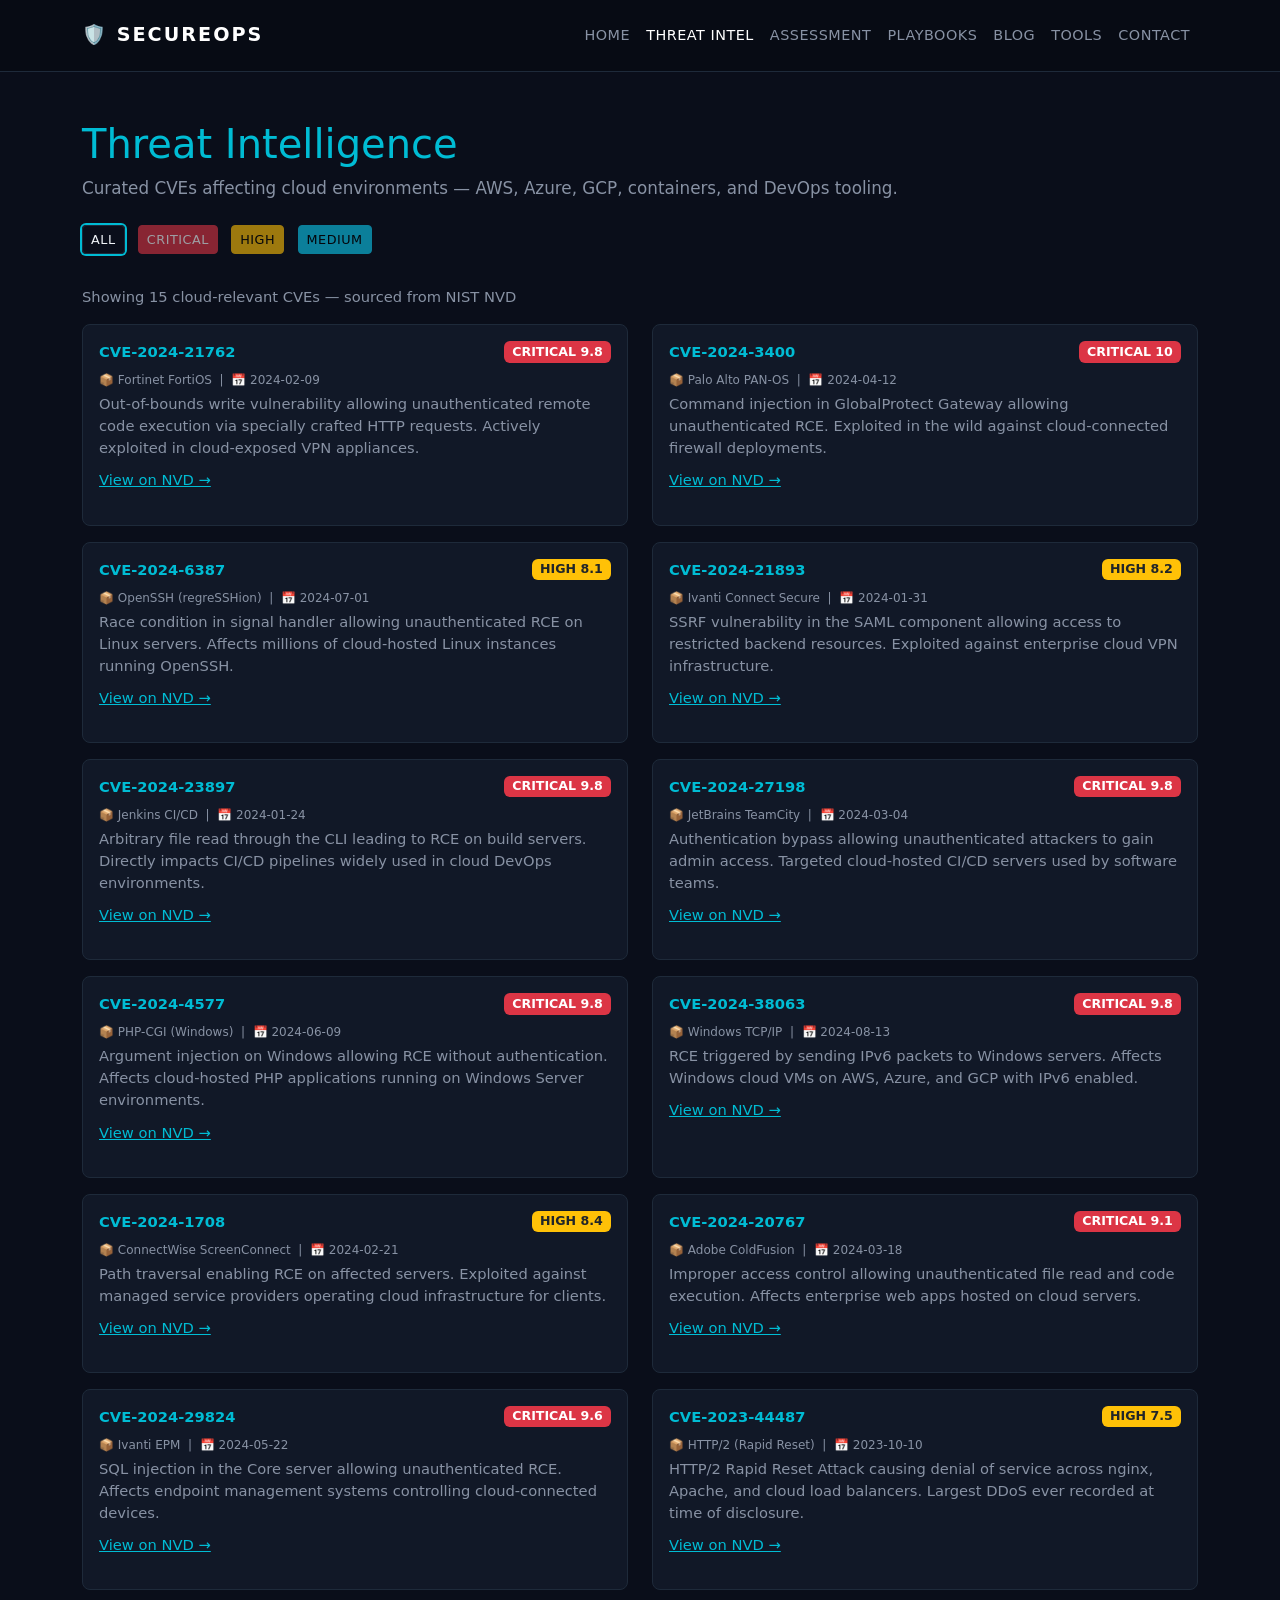
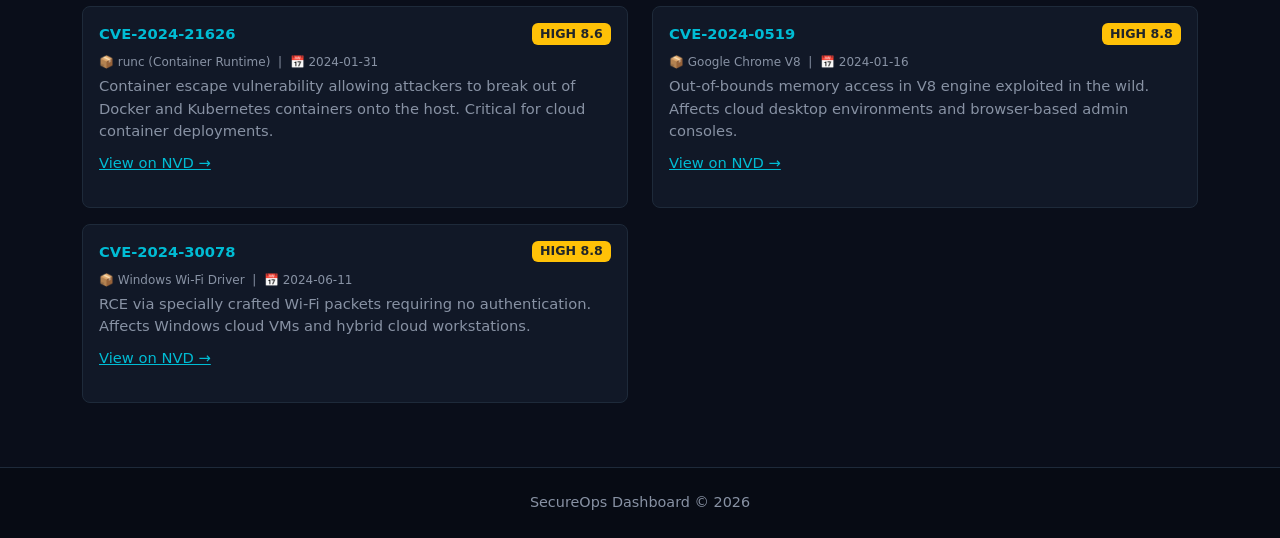
<file: threat-intel.html>
<!DOCTYPE html>
<html lang="en">
<head>
  <meta charset="UTF-8" />
  <meta name="viewport" content="width=device-width, initial-scale=1.0" />
  <title>Threat Intel | SecureOps</title>
  <link href="https://cdn.jsdelivr.net/npm/bootstrap@5.3.3/dist/css/bootstrap.min.css" rel="stylesheet" />
  <link rel="stylesheet" href="css/style.css" />
</head>
<body>

  <nav class="navbar navbar-expand-lg">
    <div class="container">
      <a class="navbar-brand" href="index.html">🛡️ SecureOps</a>
      <button class="navbar-toggler" type="button" data-bs-toggle="collapse" data-bs-target="#navMenu">
        <span class="navbar-toggler-icon"></span>
      </button>
      <div class="collapse navbar-collapse" id="navMenu">
        <ul class="navbar-nav ms-auto">
          <li class="nav-item"><a class="nav-link" href="index.html">Home</a></li>
          <li class="nav-item"><a class="nav-link active" href="threat-intel.html">Threat Intel</a></li>
          <li class="nav-item"><a class="nav-link" href="cloud-checker.html">Assessment</a></li>
          <li class="nav-item"><a class="nav-link" href="playbooks.html">Playbooks</a></li>
          <li class="nav-item"><a class="nav-link" href="blog.html">Blog</a></li>
          <li class="nav-item"><a class="nav-link" href="tools.html">Tools</a></li>
          <li class="nav-item"><a class="nav-link" href="contact.html">Contact</a></li>
        </ul>
      </div>
    </div>
  </nav>

  <div class="container my-5">
    <h1 style="color:var(--so-accent);">Threat Intelligence</h1>
    <p class="text-muted mb-4">Curated CVEs affecting cloud environments — AWS, Azure, GCP, containers, and DevOps tooling.</p>

    <div class="mb-4">
      <button class="filter-btn btn btn-sm btn-outline-light me-2 mb-2 active-filter" onclick="filterCVEs('all')">All</button>
      <button class="filter-btn btn btn-sm btn-danger me-2 mb-2" onclick="filterCVEs('critical')">Critical</button>
      <button class="filter-btn btn btn-sm btn-warning me-2 mb-2" onclick="filterCVEs('high')">High</button>
      <button class="filter-btn btn btn-sm btn-info mb-2" onclick="filterCVEs('medium')">Medium</button>
    </div>

    <div id="cve-table"></div>
  </div>

  <footer>
    <p>SecureOps Dashboard &copy; 2026</p>
  </footer>

  <script src="https://cdn.jsdelivr.net/npm/bootstrap@5.3.3/dist/js/bootstrap.bundle.min.js"></script>
  <script src="js/threat.js"></script>
</body>
</html>
</file>
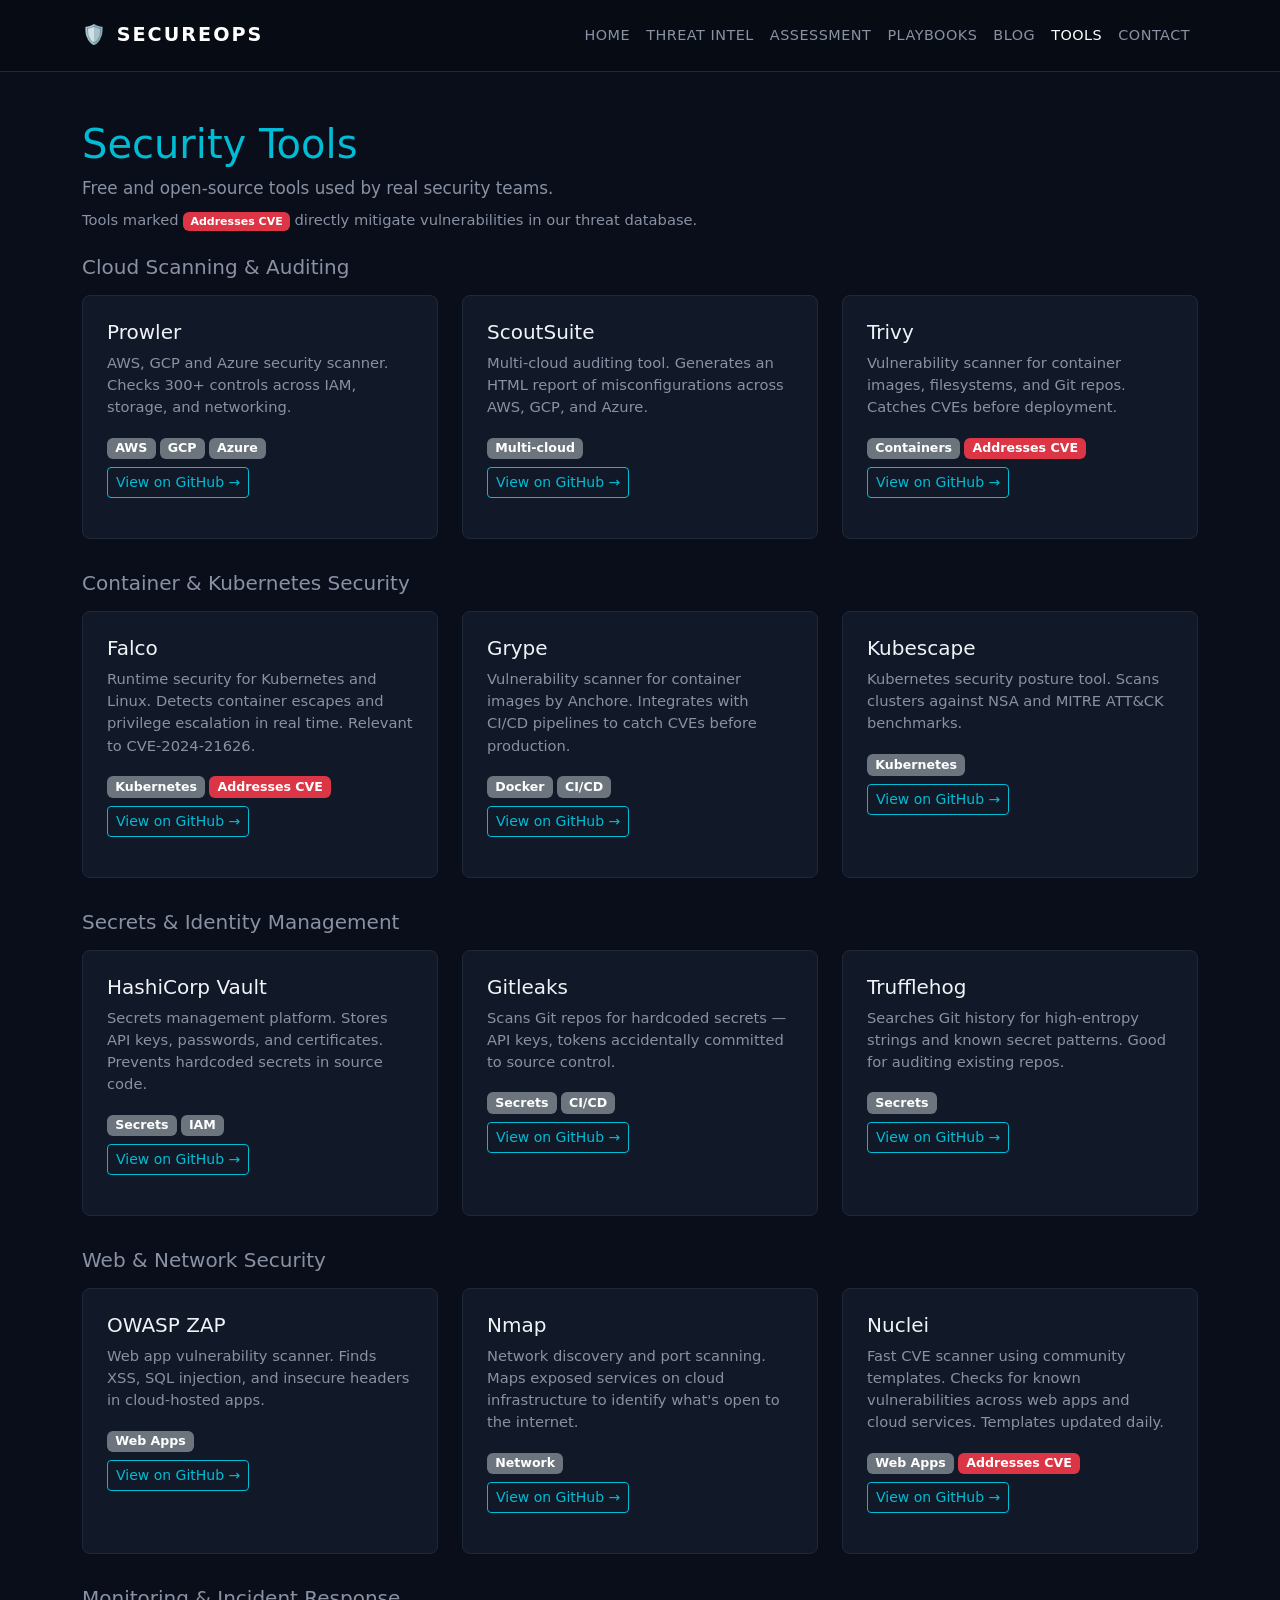
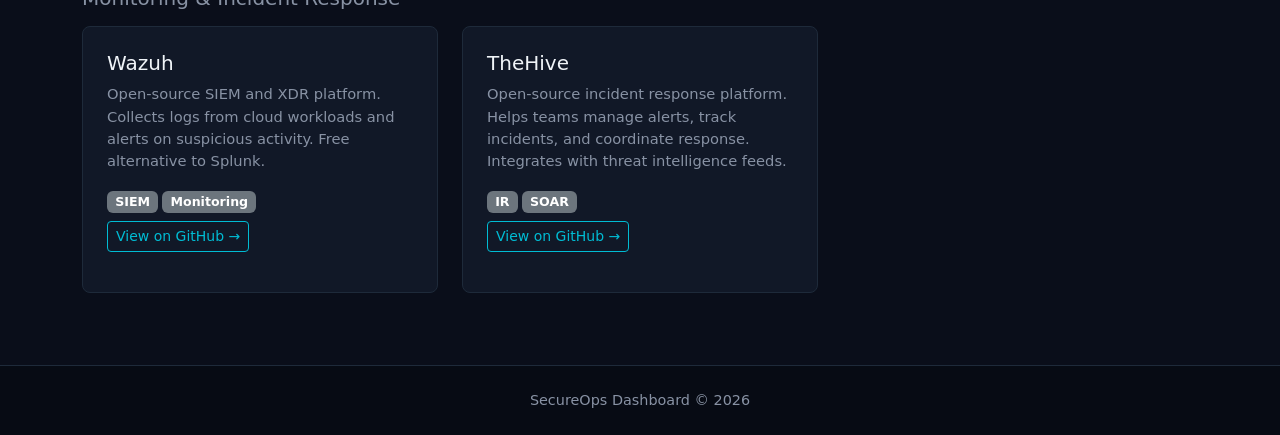
<file: tools.html>
<!DOCTYPE html>
<html lang="en">
<head>
  <meta charset="UTF-8" />
  <meta name="viewport" content="width=device-width, initial-scale=1.0" />
  <title>Tools | SecureOps</title>
  <link href="https://cdn.jsdelivr.net/npm/bootstrap@5.3.3/dist/css/bootstrap.min.css" rel="stylesheet" />
  <link rel="stylesheet" href="css/style.css" />
</head>
<body>

  <nav class="navbar navbar-expand-lg">
    <div class="container">
      <a class="navbar-brand" href="index.html">🛡️ SecureOps</a>
      <button class="navbar-toggler" type="button" data-bs-toggle="collapse" data-bs-target="#navMenu">
        <span class="navbar-toggler-icon"></span>
      </button>
      <div class="collapse navbar-collapse" id="navMenu">
        <ul class="navbar-nav ms-auto">
          <li class="nav-item"><a class="nav-link" href="index.html">Home</a></li>
          <li class="nav-item"><a class="nav-link" href="threat-intel.html">Threat Intel</a></li>
          <li class="nav-item"><a class="nav-link" href="cloud-checker.html">Assessment</a></li>
          <li class="nav-item"><a class="nav-link" href="playbooks.html">Playbooks</a></li>
          <li class="nav-item"><a class="nav-link" href="blog.html">Blog</a></li>
          <li class="nav-item"><a class="nav-link active" href="tools.html">Tools</a></li>
          <li class="nav-item"><a class="nav-link" href="contact.html">Contact</a></li>
        </ul>
      </div>
    </div>
  </nav>

  <div class="container my-5">
    <h1 style="color:var(--so-accent);">Security Tools</h1>
    <p class="text-muted mb-2">Free and open-source tools used by real security teams.</p>
    <p class="text-muted small mb-4">Tools marked <span class="badge bg-danger">Addresses CVE</span> directly mitigate vulnerabilities in our threat database.</p>

    <h5 class="text-muted mb-3">Cloud Scanning & Auditing</h5>
    <div class="row">
      <div class="col-md-6 col-lg-4 mb-4">
        <div class="stat-card p-4 h-100">
          <h5>Prowler</h5>
          <p class="text-muted small">AWS, GCP and Azure security scanner. Checks 300+ controls across IAM, storage, and networking.</p>
          <div class="mb-2"><span class="badge bg-secondary me-1">AWS</span><span class="badge bg-secondary me-1">GCP</span><span class="badge bg-secondary">Azure</span></div>
          <a href="https://github.com/prowler-cloud/prowler" target="_blank" class="btn btn-sm btn-outline-info">View on GitHub →</a>
        </div>
      </div>
      <div class="col-md-6 col-lg-4 mb-4">
        <div class="stat-card p-4 h-100">
          <h5>ScoutSuite</h5>
          <p class="text-muted small">Multi-cloud auditing tool. Generates an HTML report of misconfigurations across AWS, GCP, and Azure.</p>
          <div class="mb-2"><span class="badge bg-secondary">Multi-cloud</span></div>
          <a href="https://github.com/nccgroup/ScoutSuite" target="_blank" class="btn btn-sm btn-outline-info">View on GitHub →</a>
        </div>
      </div>
      <div class="col-md-6 col-lg-4 mb-4">
        <div class="stat-card p-4 h-100">
          <h5>Trivy</h5>
          <p class="text-muted small">Vulnerability scanner for container images, filesystems, and Git repos. Catches CVEs before deployment.</p>
          <div class="mb-2"><span class="badge bg-secondary me-1">Containers</span><span class="badge bg-danger">Addresses CVE</span></div>
          <a href="https://github.com/aquasecurity/trivy" target="_blank" class="btn btn-sm btn-outline-info">View on GitHub →</a>
        </div>
      </div>
    </div>

    <h5 class="text-muted mb-3 mt-2">Container & Kubernetes Security</h5>
    <div class="row">
      <div class="col-md-6 col-lg-4 mb-4">
        <div class="stat-card p-4 h-100">
          <h5>Falco</h5>
          <p class="text-muted small">Runtime security for Kubernetes and Linux. Detects container escapes and privilege escalation in real time. Relevant to CVE-2024-21626.</p>
          <div class="mb-2"><span class="badge bg-secondary me-1">Kubernetes</span><span class="badge bg-danger">Addresses CVE</span></div>
          <a href="https://github.com/falcosecurity/falco" target="_blank" class="btn btn-sm btn-outline-info">View on GitHub →</a>
        </div>
      </div>
      <div class="col-md-6 col-lg-4 mb-4">
        <div class="stat-card p-4 h-100">
          <h5>Grype</h5>
          <p class="text-muted small">Vulnerability scanner for container images by Anchore. Integrates with CI/CD pipelines to catch CVEs before production.</p>
          <div class="mb-2"><span class="badge bg-secondary me-1">Docker</span><span class="badge bg-secondary">CI/CD</span></div>
          <a href="https://github.com/anchore/grype" target="_blank" class="btn btn-sm btn-outline-info">View on GitHub →</a>
        </div>
      </div>
      <div class="col-md-6 col-lg-4 mb-4">
        <div class="stat-card p-4 h-100">
          <h5>Kubescape</h5>
          <p class="text-muted small">Kubernetes security posture tool. Scans clusters against NSA and MITRE ATT&CK benchmarks.</p>
          <div class="mb-2"><span class="badge bg-secondary">Kubernetes</span></div>
          <a href="https://github.com/kubescape/kubescape" target="_blank" class="btn btn-sm btn-outline-info">View on GitHub →</a>
        </div>
      </div>
    </div>

    <h5 class="text-muted mb-3 mt-2">Secrets & Identity Management</h5>
    <div class="row">
      <div class="col-md-6 col-lg-4 mb-4">
        <div class="stat-card p-4 h-100">
          <h5>HashiCorp Vault</h5>
          <p class="text-muted small">Secrets management platform. Stores API keys, passwords, and certificates. Prevents hardcoded secrets in source code.</p>
          <div class="mb-2"><span class="badge bg-secondary me-1">Secrets</span><span class="badge bg-secondary">IAM</span></div>
          <a href="https://github.com/hashicorp/vault" target="_blank" class="btn btn-sm btn-outline-info">View on GitHub →</a>
        </div>
      </div>
      <div class="col-md-6 col-lg-4 mb-4">
        <div class="stat-card p-4 h-100">
          <h5>Gitleaks</h5>
          <p class="text-muted small">Scans Git repos for hardcoded secrets — API keys, tokens accidentally committed to source control.</p>
          <div class="mb-2"><span class="badge bg-secondary me-1">Secrets</span><span class="badge bg-secondary">CI/CD</span></div>
          <a href="https://github.com/gitleaks/gitleaks" target="_blank" class="btn btn-sm btn-outline-info">View on GitHub →</a>
        </div>
      </div>
      <div class="col-md-6 col-lg-4 mb-4">
        <div class="stat-card p-4 h-100">
          <h5>Trufflehog</h5>
          <p class="text-muted small">Searches Git history for high-entropy strings and known secret patterns. Good for auditing existing repos.</p>
          <div class="mb-2"><span class="badge bg-secondary">Secrets</span></div>
          <a href="https://github.com/trufflesecurity/trufflehog" target="_blank" class="btn btn-sm btn-outline-info">View on GitHub →</a>
        </div>
      </div>
    </div>

    <h5 class="text-muted mb-3 mt-2">Web & Network Security</h5>
    <div class="row">
      <div class="col-md-6 col-lg-4 mb-4">
        <div class="stat-card p-4 h-100">
          <h5>OWASP ZAP</h5>
          <p class="text-muted small">Web app vulnerability scanner. Finds XSS, SQL injection, and insecure headers in cloud-hosted apps.</p>
          <div class="mb-2"><span class="badge bg-secondary">Web Apps</span></div>
          <a href="https://github.com/zaproxy/zaproxy" target="_blank" class="btn btn-sm btn-outline-info">View on GitHub →</a>
        </div>
      </div>
      <div class="col-md-6 col-lg-4 mb-4">
        <div class="stat-card p-4 h-100">
          <h5>Nmap</h5>
          <p class="text-muted small">Network discovery and port scanning. Maps exposed services on cloud infrastructure to identify what's open to the internet.</p>
          <div class="mb-2"><span class="badge bg-secondary">Network</span></div>
          <a href="https://github.com/nmap/nmap" target="_blank" class="btn btn-sm btn-outline-info">View on GitHub →</a>
        </div>
      </div>
      <div class="col-md-6 col-lg-4 mb-4">
        <div class="stat-card p-4 h-100">
          <h5>Nuclei</h5>
          <p class="text-muted small">Fast CVE scanner using community templates. Checks for known vulnerabilities across web apps and cloud services. Templates updated daily.</p>
          <div class="mb-2"><span class="badge bg-secondary me-1">Web Apps</span><span class="badge bg-danger">Addresses CVE</span></div>
          <a href="https://github.com/projectdiscovery/nuclei" target="_blank" class="btn btn-sm btn-outline-info">View on GitHub →</a>
        </div>
      </div>
    </div>

    <h5 class="text-muted mb-3 mt-2">Monitoring & Incident Response</h5>
    <div class="row">
      <div class="col-md-6 col-lg-4 mb-4">
        <div class="stat-card p-4 h-100">
          <h5>Wazuh</h5>
          <p class="text-muted small">Open-source SIEM and XDR platform. Collects logs from cloud workloads and alerts on suspicious activity. Free alternative to Splunk.</p>
          <div class="mb-2"><span class="badge bg-secondary me-1">SIEM</span><span class="badge bg-secondary">Monitoring</span></div>
          <a href="https://github.com/wazuh/wazuh" target="_blank" class="btn btn-sm btn-outline-info">View on GitHub →</a>
        </div>
      </div>
      <div class="col-md-6 col-lg-4 mb-4">
        <div class="stat-card p-4 h-100">
          <h5>TheHive</h5>
          <p class="text-muted small">Open-source incident response platform. Helps teams manage alerts, track incidents, and coordinate response. Integrates with threat intelligence feeds.</p>
          <div class="mb-2"><span class="badge bg-secondary me-1">IR</span><span class="badge bg-secondary">SOAR</span></div>
          <a href="https://github.com/TheHive-Project/TheHive" target="_blank" class="btn btn-sm btn-outline-info">View on GitHub →</a>
        </div>
      </div>
    </div>
  </div>

  <footer>
    <p>SecureOps Dashboard &copy; 2026</p>
  </footer>

  <script src="https://cdn.jsdelivr.net/npm/bootstrap@5.3.3/dist/js/bootstrap.bundle.min.js"></script>
</body>
</html>
</file>
<file: css/style.css>
:root {
  --so-bg: #0a0e1a;
  --so-surface: #111827;
  --so-accent: #00bcd4;
  --so-text: #f0f4f8;
  --so-muted: #8892a4;
  --so-border: #1e2a3a;
}

html, body {
  height: 100%;
  margin: 0;
  padding: 0;
}

body {
  background-color: var(--so-bg);
  color: var(--so-text);
  font-family: 'Segoe UI', system-ui, sans-serif;
  font-size: 1.05rem;
  display: flex;
  flex-direction: column;
  min-height: 100vh;
}

.container { flex: 1 0 auto; }

.navbar {
  background-color: #070b14 !important;
  border-bottom: 1px solid var(--so-border);
  padding: 1rem 0;
}

.navbar .nav-link {
  color: var(--so-muted) !important;
  font-size: 0.9rem;
  letter-spacing: 0.5px;
  text-transform: uppercase;
}

.navbar .nav-link:hover,
.navbar .nav-link.active {
  color: #ffffff !important;
}

.navbar-brand {
  color: #ffffff !important;
  font-size: 1.2rem;
  font-weight: 700;
  letter-spacing: 2px;
  text-transform: uppercase;
}

.hero-section {
  background: linear-gradient(135deg, #070b14 0%, #0d1829 60%, #0a1628 100%);
  border-bottom: 1px solid var(--so-border);
  padding: 100px 0;
  position: relative;
  overflow: hidden;
}

.hero-section::before {
  content: '';
  position: absolute;
  top: -50%;
  left: -50%;
  width: 200%;
  height: 200%;
  background: radial-gradient(ellipse at center, rgba(0,188,212,0.05) 0%, transparent 60%);
  pointer-events: none;
}

.hero-section h1 {
  color: #ffffff;
  font-size: 3rem;
  font-weight: 800;
  line-height: 1.15;
}

.stat-card {
  background-color: var(--so-surface);
  border: 1px solid var(--so-border);
  border-radius: 8px;
  padding: 1.25rem;
  margin-bottom: 1rem;
  transition: border-color 0.2s, transform 0.2s;
  color: var(--so-text);
}

.stat-card:hover {
  border-color: var(--so-accent);
  transform: translateY(-2px);
}

footer {
  flex-shrink: 0;
  width: 100%;
  background-color: #070b14 !important;
  border-top: 1px solid var(--so-border);
  padding: 1.5rem 0;
  text-align: center;
}

footer p { color: var(--so-muted) !important; margin: 0; font-size: 0.9rem; }
footer a { color: var(--so-accent); }

.accordion-item,
.accordion-item.bg-dark {
  background-color: var(--so-surface) !important;
  border-color: var(--so-border) !important;
}

.accordion-button,
.accordion-button.bg-dark {
  background-color: var(--so-surface) !important;
  color: var(--so-text) !important;
}

.accordion-button:not(.collapsed) {
  color: var(--so-accent) !important;
  background-color: var(--so-surface) !important;
}

.accordion-button:focus {
  box-shadow: 0 0 0 2px rgba(0,188,212,0.3);
}

.accordion-button::after { filter: invert(1); }

.accordion-body,
.accordion-body.bg-dark {
  background-color: var(--so-surface) !important;
  color: var(--so-text) !important;
  line-height: 1.8;
}

.form-control,
.form-select,
.form-control.bg-dark,
.form-select.bg-dark {
  background-color: var(--so-surface) !important;
  color: var(--so-text) !important;
  border-color: var(--so-border) !important;
}

.form-control:focus,
.form-select:focus {
  border-color: var(--so-accent) !important;
  box-shadow: 0 0 0 2px rgba(0,188,212,0.2) !important;
}

.form-label { color: var(--so-text); }

.tech-check {
  display: inline-flex;
  align-items: center;
  gap: 8px;
  background-color: var(--so-surface);
  border: 1px solid var(--so-border);
  border-radius: 6px;
  padding: 10px 16px;
  font-size: 0.9rem;
  cursor: pointer;
  transition: all 0.2s;
  user-select: none;
  color: var(--so-muted);
  white-space: nowrap;
}

.tech-check::before {
  content: '☐';
  font-size: 1rem;
  color: var(--so-muted);
}

.tech-check:hover {
  border-color: var(--so-accent);
  color: var(--so-text);
}

.tech-check.selected {
  background-color: rgba(0,188,212,0.1);
  border-color: var(--so-accent);
  color: var(--so-accent);
}

.tech-check.selected::before {
  content: '☑';
  color: var(--so-accent);
}

.filter-btn {
  opacity: 0.6;
  transition: opacity 0.2s;
  text-transform: uppercase;
  font-size: 0.8rem;
  letter-spacing: 0.5px;
}

.filter-btn:hover { opacity: 1; }

.active-filter {
  opacity: 1 !important;
  box-shadow: 0 0 0 2px var(--so-accent);
}

.text-muted { color: var(--so-muted) !important; }
.text-info { color: var(--so-accent) !important; }
.text-danger { color: #e63946 !important; }
.text-warning { color: #ff7a00 !important; }
.text-success { color: #3fb950 !important; }

.progress { background-color: var(--so-border); }

code {
  background-color: rgba(0,188,212,0.1);
  color: var(--so-accent);
  padding: 2px 6px;
  border-radius: 3px;
}

.btn-primary {
  background-color: var(--so-accent) !important;
  border-color: var(--so-accent) !important;
  color: #000 !important;
  font-weight: 600;
}

.btn-primary:hover {
  background-color: #00e5ff !important;
  border-color: #00e5ff !important;
}

.btn-outline-info {
  color: var(--so-accent) !important;
  border-color: var(--so-accent) !important;
}

.btn-outline-info:hover {
  background-color: var(--so-accent) !important;
  color: #000 !important;
}

.btn-outline-light {
  color: var(--so-text) !important;
  border-color: var(--so-border) !important;
}

.btn-outline-light:hover {
  background-color: var(--so-surface) !important;
}

h1, h2, h3, h4, h5 { color: var(--so-text); }

.hero-section {
  background: linear-gradient(135deg, rgba(7,11,20,0.92) 0%, rgba(13,24,41,0.88) 100%),
              url('../images/gettyimages-2151954310-170667a.jpg') center/cover no-repeat;
  border-bottom: 1px solid var(--so-border);
  padding: 100px 0;
  position: relative;
  overflow: hidden;
}
</file>
